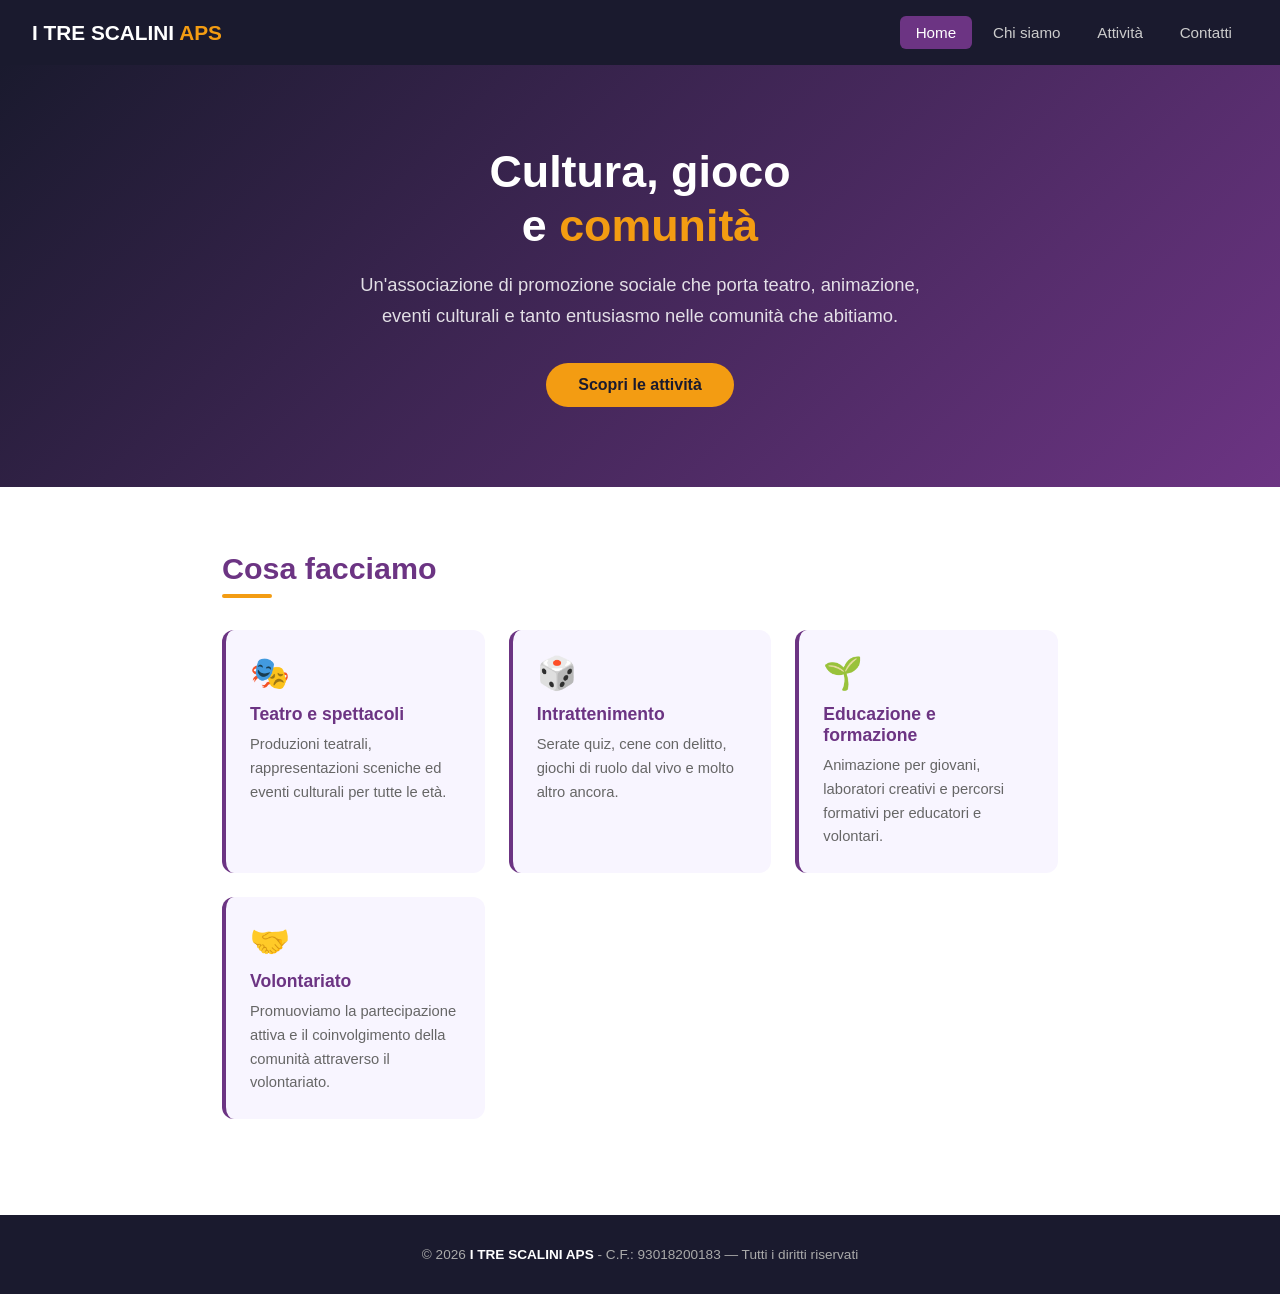
<file: index.html>
<!DOCTYPE html>
<html lang="it">
<head>
  <meta charset="UTF-8" />
  <meta name="viewport" content="width=device-width, initial-scale=1.0" />
  <link rel="icon" type="image/png" href="favicon.png">
  <title>I Tre Scalini</title>
  <link rel="stylesheet" href="style.css" />
</head>
<body>

<nav>
  <div class="nav-logo"><a href="index.html">I TRE SCALINI <span>APS</span></a></div>
  <div class="nav-links">
    <a href="index.html" class="active">Home</a>
    <a href="chi-siamo.html">Chi siamo</a>
    <a href="attivita.html">Attività</a>
    <a href="contatti.html">Contatti</a>
  </div>
</nav>

<div class="hero">
  <h1>Cultura, gioco<br>e <span>comunità</span></h1>
  <p>Un'associazione di promozione sociale che porta teatro, animazione, eventi culturali e tanto entusiasmo nelle comunità che abitiamo.</p>
  <a href="attivita.html" class="btn">Scopri le attività</a>
</div>

<section>
  <h2>Cosa facciamo</h2>
  <div class="section-line"></div>
  <div class="grid">
    <div class="card">
      <div class="icon">🎭</div>
      <h3>Teatro e spettacoli</h3>
      <p>Produzioni teatrali, rappresentazioni sceniche ed eventi culturali per tutte le età.</p>
    </div>
    <div class="card">
      <div class="icon">🎲</div>
      <h3>Intrattenimento</h3>
      <p>Serate quiz, cene con delitto, giochi di ruolo dal vivo e molto altro ancora.</p>
    </div>
    <div class="card">
      <div class="icon">🌱</div>
      <h3>Educazione e formazione</h3>
      <p>Animazione per giovani, laboratori creativi e percorsi formativi per educatori e volontari.</p>
    </div>
    <div class="card">
      <div class="icon">🤝</div>
      <h3>Volontariato</h3>
      <p>Promuoviamo la partecipazione attiva e il coinvolgimento della comunità attraverso il volontariato.</p>
    </div>
  </div>
</section>

<footer>
  &copy; 2026 <strong>I TRE SCALINI APS</strong> - C.F.: 93018200183 — Tutti i diritti riservati
</footer>

</body>
</html>
</file>
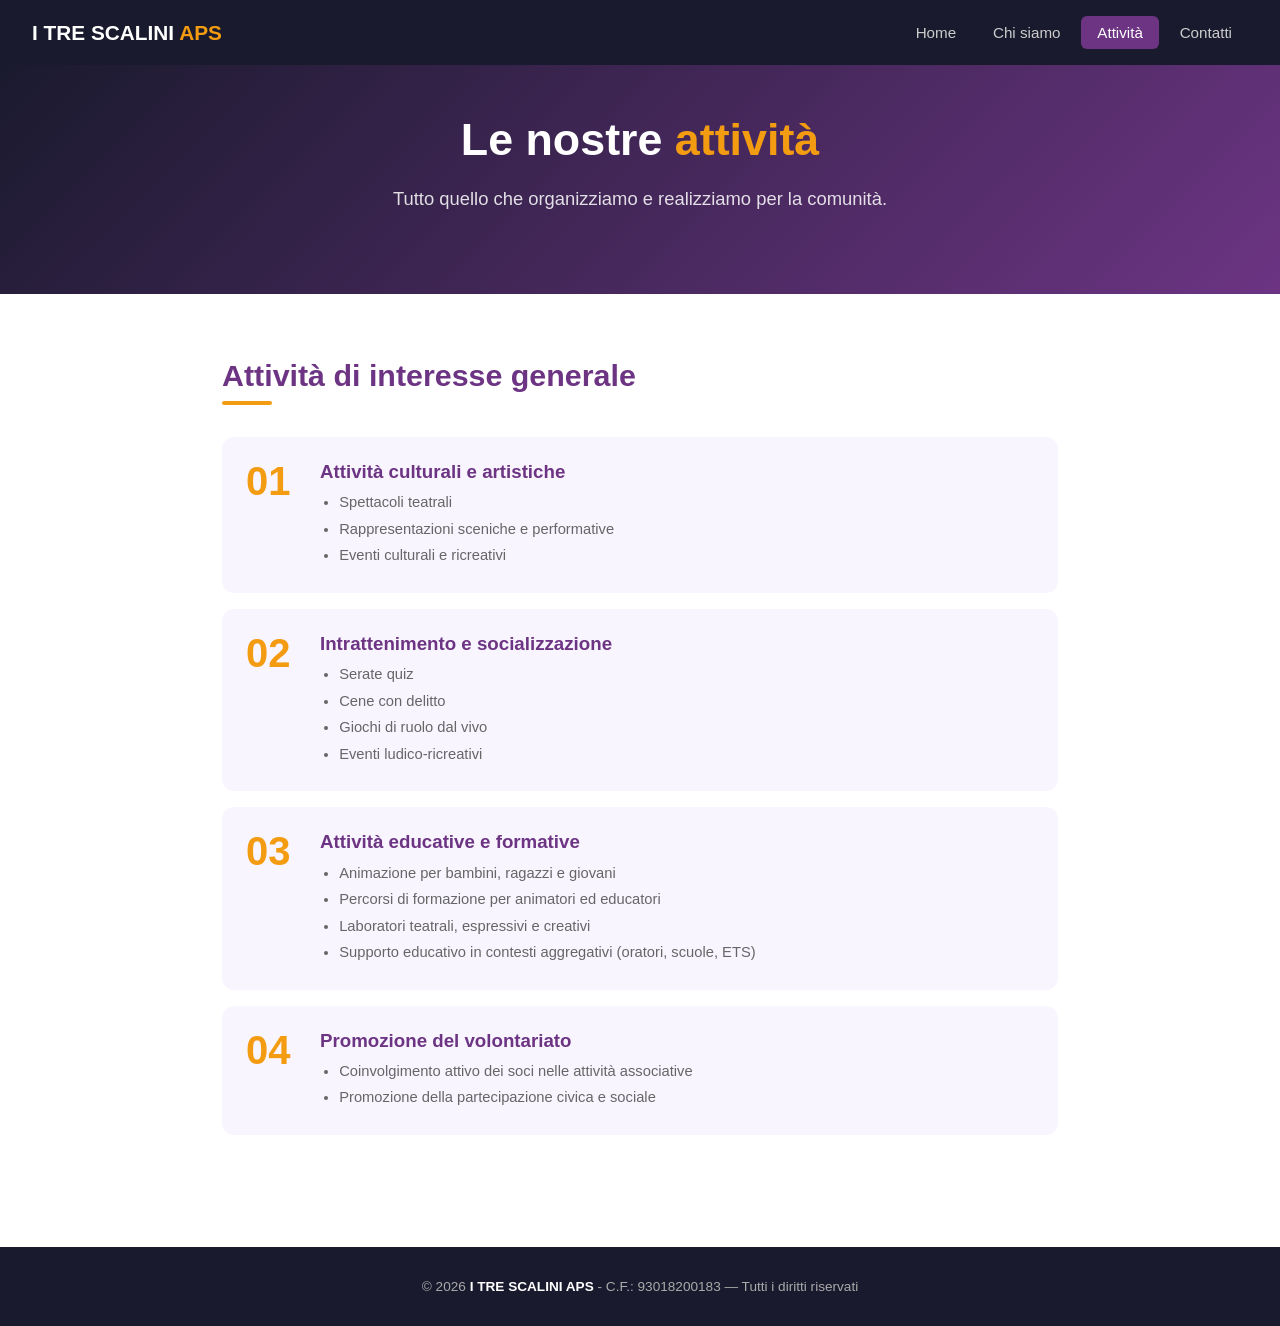
<file: attivita.html>
<!DOCTYPE html>
<html lang="it">
<head>
  <meta charset="UTF-8" />
  <meta name="viewport" content="width=device-width, initial-scale=1.0" />
  <link rel="icon" type="image/png" href="favicon.png">
  <title>Attività — I TRE SCALINI APS</title>
  <link rel="stylesheet" href="style.css" />
</head>
<body>

<nav>
  <div class="nav-logo"><a href="index.html">I TRE SCALINI <span>APS</span></a></div>
  <div class="nav-links">
    <a href="index.html">Home</a>
    <a href="chi-siamo.html">Chi siamo</a>
    <a href="attivita.html" class="active">Attività</a>
    <a href="contatti.html">Contatti</a>
  </div>
</nav>

<div class="hero" style="padding: 3rem 2rem;">
  <h1>Le nostre <span>attività</span></h1>
  <p>Tutto quello che organizziamo e realizziamo per la comunità.</p>
</div>

<section>
  <h2>Attività di interesse generale</h2>
  <div class="section-line"></div>

  <div class="activity">
    <div class="num">01</div>
    <div>
      <h3>Attività culturali e artistiche</h3>
      <ul>
        <li>Spettacoli teatrali</li>
        <li>Rappresentazioni sceniche e performative</li>
        <li>Eventi culturali e ricreativi</li>
      </ul>
    </div>
  </div>

  <div class="activity">
    <div class="num">02</div>
    <div>
      <h3>Intrattenimento e socializzazione</h3>
      <ul>
        <li>Serate quiz</li>
        <li>Cene con delitto</li>
        <li>Giochi di ruolo dal vivo</li>
        <li>Eventi ludico-ricreativi</li>
      </ul>
    </div>
  </div>

  <div class="activity">
    <div class="num">03</div>
    <div>
      <h3>Attività educative e formative</h3>
      <ul>
        <li>Animazione per bambini, ragazzi e giovani</li>
        <li>Percorsi di formazione per animatori ed educatori</li>
        <li>Laboratori teatrali, espressivi e creativi</li>
        <li>Supporto educativo in contesti aggregativi (oratori, scuole, ETS)</li>
      </ul>
    </div>
  </div>

  <div class="activity">
    <div class="num">04</div>
    <div>
      <h3>Promozione del volontariato</h3>
      <ul>
        <li>Coinvolgimento attivo dei soci nelle attività associative</li>
        <li>Promozione della partecipazione civica e sociale</li>
      </ul>
    </div>
  </div>
</section>

<footer>
  &copy; 2026 <strong>I TRE SCALINI APS</strong> - C.F.: 93018200183 — Tutti i diritti riservati
</footer>

</body>
</html>
</file>
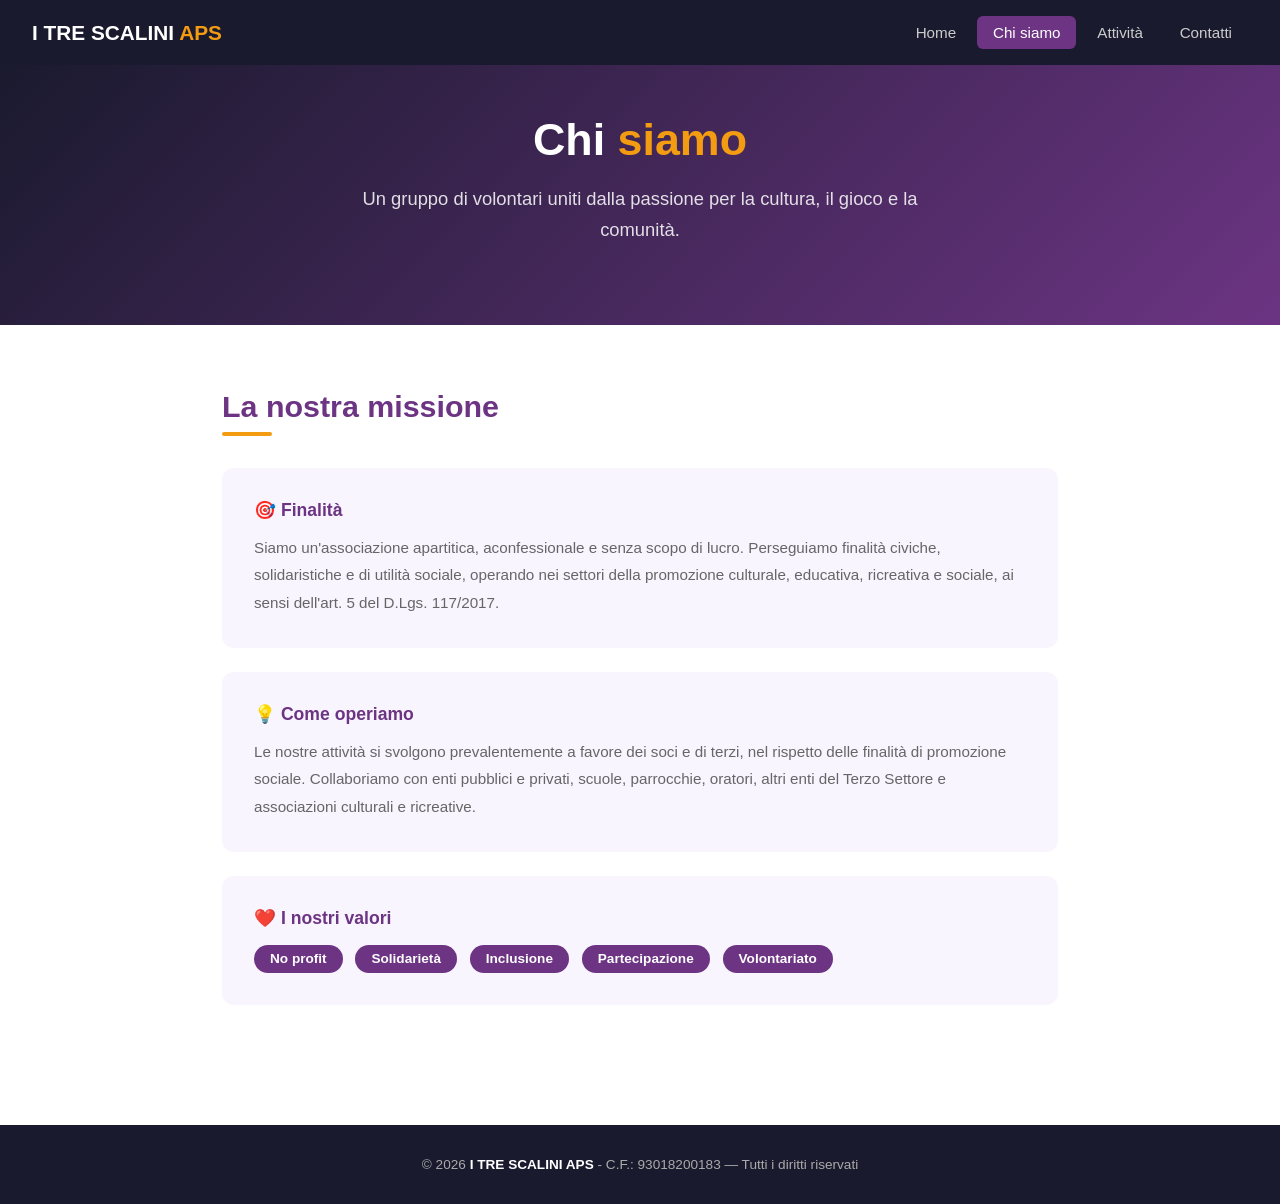
<file: chi-siamo.html>
<!DOCTYPE html>
<html lang="it">
<head>
  <meta charset="UTF-8" />
  <meta name="viewport" content="width=device-width, initial-scale=1.0" />
  <link rel="icon" type="image/png" href="favicon.png">
  <title>Chi siamo — I TRE SCALINI</title>
  <link rel="stylesheet" href="style.css" />
</head>
<body>

<nav>
  <div class="nav-logo"><a href="index.html">I TRE SCALINI <span>APS</span></a></div>
  <div class="nav-links">
    <a href="index.html">Home</a>
    <a href="chi-siamo.html" class="active">Chi siamo</a>
    <a href="attivita.html">Attività</a>
    <a href="contatti.html">Contatti</a>
  </div>
</nav>

<div class="hero" style="padding: 3rem 2rem;">
  <h1>Chi <span>siamo</span></h1>
  <p>Un gruppo di volontari uniti dalla passione per la cultura, il gioco e la comunità.</p>
</div>

<section>
  <h2>La nostra missione</h2>
  <div class="section-line"></div>

  <div class="about-block">
    <h3>🎯 Finalità</h3>
    <p>Siamo un'associazione apartitica, aconfessionale e senza scopo di lucro. Perseguiamo finalità civiche, solidaristiche e di utilità sociale, operando nei settori della promozione culturale, educativa, ricreativa e sociale, ai sensi dell'art. 5 del D.Lgs. 117/2017.</p>
  </div>

  <div class="about-block">
    <h3>💡 Come operiamo</h3>
    <p>Le nostre attività si svolgono prevalentemente a favore dei soci e di terzi, nel rispetto delle finalità di promozione sociale. Collaboriamo con enti pubblici e privati, scuole, parrocchie, oratori, altri enti del Terzo Settore e associazioni culturali e ricreative.</p>
  </div>

  <div class="about-block">
    <h3>❤️ I nostri valori</h3>
    <div class="values">
      <span class="tag">No profit</span>
      <span class="tag">Solidarietà</span>
      <span class="tag">Inclusione</span>
      <span class="tag">Partecipazione</span>
      <span class="tag">Volontariato</span>
    </div>
  </div>
</section>

<footer>
&copy; 2026 <strong>I TRE SCALINI APS</strong> - C.F.: 93018200183 — Tutti i diritti riservati
</footer>

</body>
</html>
</file>
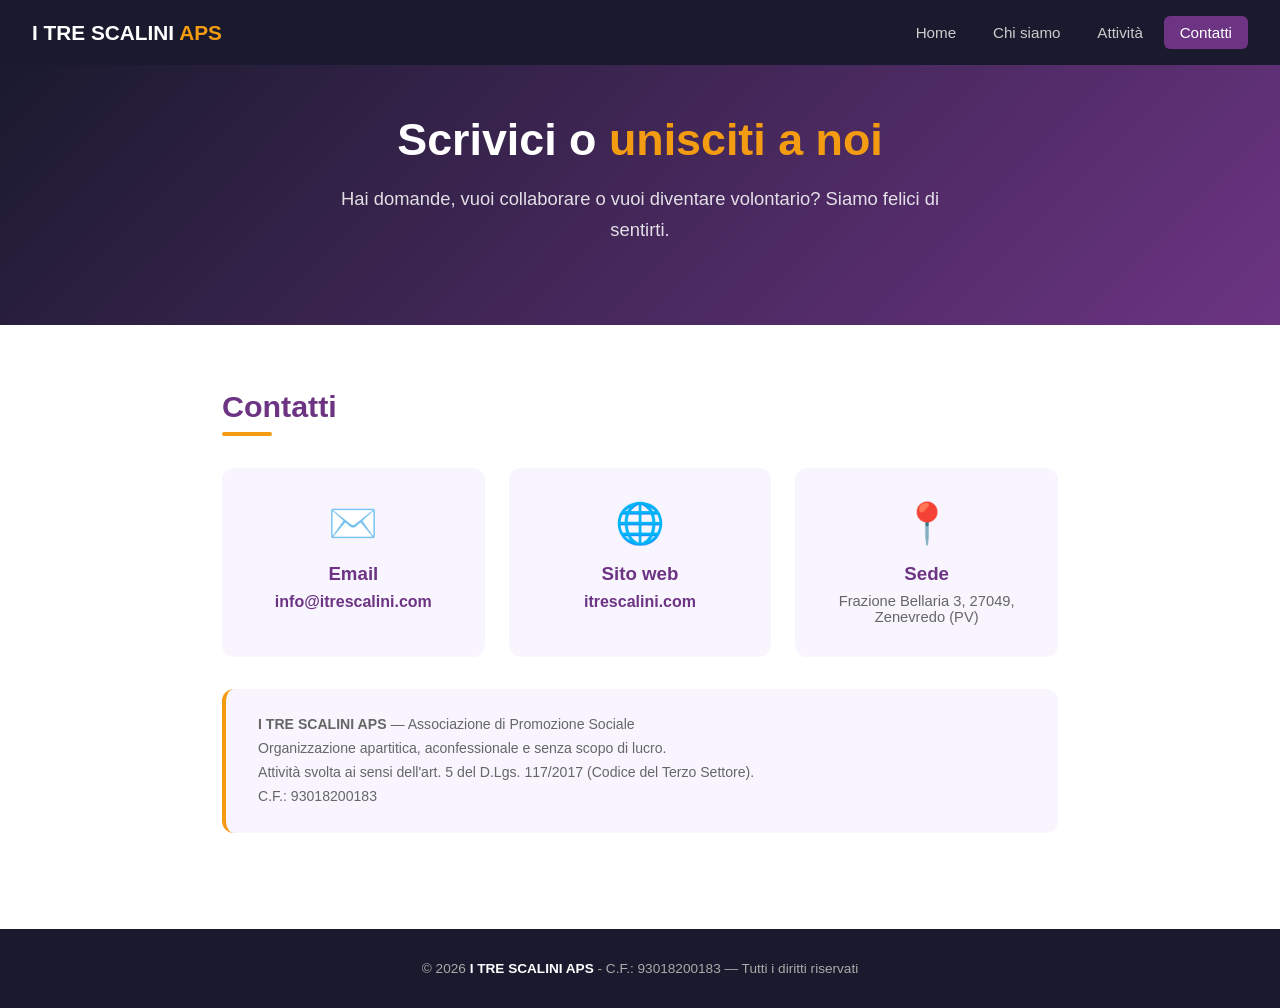
<file: contatti.html>
<!DOCTYPE html>
<html lang="it">
<head>
  <meta charset="UTF-8" />
  <meta name="viewport" content="width=device-width, initial-scale=1.0" />
  <link rel="icon" type="image/png" href="favicon.png">
  <title>Contatti — I TRE SCALINI APS</title>
  <link rel="stylesheet" href="style.css" />
</head>
<body>

<nav>
  <div class="nav-logo"><a href="index.html">I TRE SCALINI <span>APS</span></a></div>
  <div class="nav-links">
    <a href="index.html">Home</a>
    <a href="chi-siamo.html">Chi siamo</a>
    <a href="attivita.html">Attività</a>
    <a href="contatti.html" class="active">Contatti</a>
  </div>
</nav>

<div class="hero" style="padding: 3rem 2rem;">
  <h1>Scrivici o <span>unisciti a noi</span></h1>
  <p>Hai domande, vuoi collaborare o vuoi diventare volontario? Siamo felici di sentirti.</p>
</div>

<section>
  <h2>Contatti</h2>
  <div class="section-line"></div>

  <div class="contact-grid">
    <div class="contact-card">
      <div class="icon">✉️</div>
      <h3>Email</h3>
      <a href="mailto:info@itrescalini.com">info@itrescalini.com</a>
    </div>
    <div class="contact-card">
      <div class="icon">🌐</div>
      <h3>Sito web</h3>
      <a href="https://itrescalini.com">itrescalini.com</a>
    </div>
    <div class="contact-card">
      <div class="icon">📍</div>
      <h3>Sede</h3>
      <p>Frazione Bellaria 3, 27049, Zenevredo (PV)</p>
    </div>
  </div>

  <div class="legal-note">
    <strong>I TRE SCALINI APS</strong> — Associazione di Promozione Sociale<br>
    Organizzazione apartitica, aconfessionale e senza scopo di lucro.<br>
    Attività svolta ai sensi dell'art. 5 del D.Lgs. 117/2017 (Codice del Terzo Settore).<br>
    C.F.: 93018200183
  </div>
</section>

<footer>
  &copy; 2026 <strong>I TRE SCALINI APS</strong> - C.F.: 93018200183 — Tutti i diritti riservati
</footer>

</body>
</html>
</file>
<file: style.css>
:root {
  --primary: #6c3483;
  --secondary: #e74c3c;
  --accent: #f39c12;
  --dark: #1a1a2e;
  --light: #f8f5ff;
  --text: #2d2d2d;
  --muted: #666;
}

* { margin: 0; padding: 0; box-sizing: border-box; }

body {
  font-family: 'Segoe UI', Arial, sans-serif;
  color: var(--text);
  background: #fff;
}

/* NAV */
nav {
  background: var(--dark);
  padding: 1rem 2rem;
  display: flex;
  justify-content: space-between;
  align-items: center;
  position: sticky;
  top: 0;
  z-index: 100;
}

.nav-logo a {
  color: white;
  font-size: 1.3rem;
  font-weight: 700;
  text-decoration: none;
}

.nav-logo span { color: var(--accent); }

.nav-links { display: flex; gap: 0.3rem; }

.nav-links a {
  color: #ccc;
  font-size: 0.95rem;
  padding: 0.5rem 1rem;
  border-radius: 6px;
  text-decoration: none;
  transition: all 0.2s;
}

.nav-links a:hover,
.nav-links a.active {
  background: var(--primary);
  color: white;
}

/* HERO */
.hero {
  background: linear-gradient(135deg, var(--dark) 0%, var(--primary) 100%);
  color: white;
  padding: 5rem 2rem;
  text-align: center;
}

.hero h1 {
  font-size: 2.8rem;
  margin-bottom: 1rem;
  line-height: 1.2;
}

.hero h1 span { color: var(--accent); }

.hero p {
  font-size: 1.15rem;
  opacity: 0.85;
  max-width: 600px;
  margin: 0 auto 2rem;
  line-height: 1.7;
}

.btn {
  display: inline-block;
  background: var(--accent);
  color: var(--dark);
  padding: 0.8rem 2rem;
  border-radius: 30px;
  font-weight: 700;
  font-size: 1rem;
  text-decoration: none;
  transition: transform 0.2s, box-shadow 0.2s;
}

.btn:hover {
  transform: translateY(-2px);
  box-shadow: 0 6px 20px rgba(243,156,18,0.4);
}

/* SECTIONS */
section {
  padding: 4rem 2rem;
  max-width: 900px;
  margin: 0 auto;
}

section h2 {
  font-size: 1.9rem;
  color: var(--primary);
  margin-bottom: 0.5rem;
}

.section-line {
  width: 50px;
  height: 4px;
  background: var(--accent);
  border-radius: 2px;
  margin-bottom: 2rem;
}

/* CARDS GRID */
.grid {
  display: grid;
  grid-template-columns: repeat(auto-fit, minmax(240px, 1fr));
  gap: 1.5rem;
}

.card {
  background: var(--light);
  border-radius: 12px;
  padding: 1.5rem;
  border-left: 4px solid var(--primary);
  transition: transform 0.2s, box-shadow 0.2s;
}

.card:hover {
  transform: translateY(-3px);
  box-shadow: 0 8px 24px rgba(108,52,131,0.12);
}

.card .icon { font-size: 2rem; margin-bottom: 0.8rem; }
.card h3 { font-size: 1.1rem; color: var(--primary); margin-bottom: 0.5rem; }
.card p { font-size: 0.92rem; color: var(--muted); line-height: 1.6; }

/* ABOUT */
.about-block {
  background: var(--light);
  border-radius: 12px;
  padding: 2rem;
  margin-bottom: 1.5rem;
}

.about-block h3 { color: var(--primary); font-size: 1.1rem; margin-bottom: 0.8rem; }
.about-block p { color: var(--muted); line-height: 1.8; font-size: 0.95rem; }

.values { display: flex; flex-wrap: wrap; gap: 0.8rem; margin-top: 1rem; }

.tag {
  background: var(--primary);
  color: white;
  padding: 0.4rem 1rem;
  border-radius: 20px;
  font-size: 0.85rem;
  font-weight: 600;
}

/* ACTIVITIES */
.activity {
  display: flex;
  gap: 1.5rem;
  align-items: flex-start;
  padding: 1.5rem;
  border-radius: 12px;
  margin-bottom: 1rem;
  background: var(--light);
  transition: transform 0.2s;
}

.activity:hover { transform: translateX(4px); }

.activity .num {
  font-size: 2.5rem;
  font-weight: 900;
  color: var(--accent);
  line-height: 1;
  min-width: 50px;
}

.activity h3 { color: var(--primary); margin-bottom: 0.4rem; }
.activity ul { padding-left: 1.2rem; color: var(--muted); font-size: 0.92rem; line-height: 1.8; }

/* CONTACTS */
.contact-grid {
  display: grid;
  grid-template-columns: repeat(auto-fit, minmax(200px, 1fr));
  gap: 1.5rem;
  margin-top: 1rem;
}

.contact-card {
  background: var(--light);
  border-radius: 12px;
  padding: 2rem;
  text-align: center;
}

.contact-card .icon { font-size: 2.5rem; margin-bottom: 1rem; }
.contact-card h3 { color: var(--primary); margin-bottom: 0.5rem; }
.contact-card a { color: var(--primary); text-decoration: none; font-weight: 600; }
.contact-card a:hover { text-decoration: underline; }
.contact-card p { color: var(--muted); font-size: 0.92rem; }

.legal-note {
  background: var(--light);
  border-radius: 12px;
  padding: 1.5rem 2rem;
  margin-top: 2rem;
  font-size: 0.88rem;
  color: var(--muted);
  line-height: 1.7;
  border-left: 4px solid var(--accent);
}

/* FOOTER */
footer {
  background: var(--dark);
  color: #aaa;
  text-align: center;
  padding: 2rem;
  font-size: 0.85rem;
  margin-top: 2rem;
}

footer strong { color: white; }
</file>
